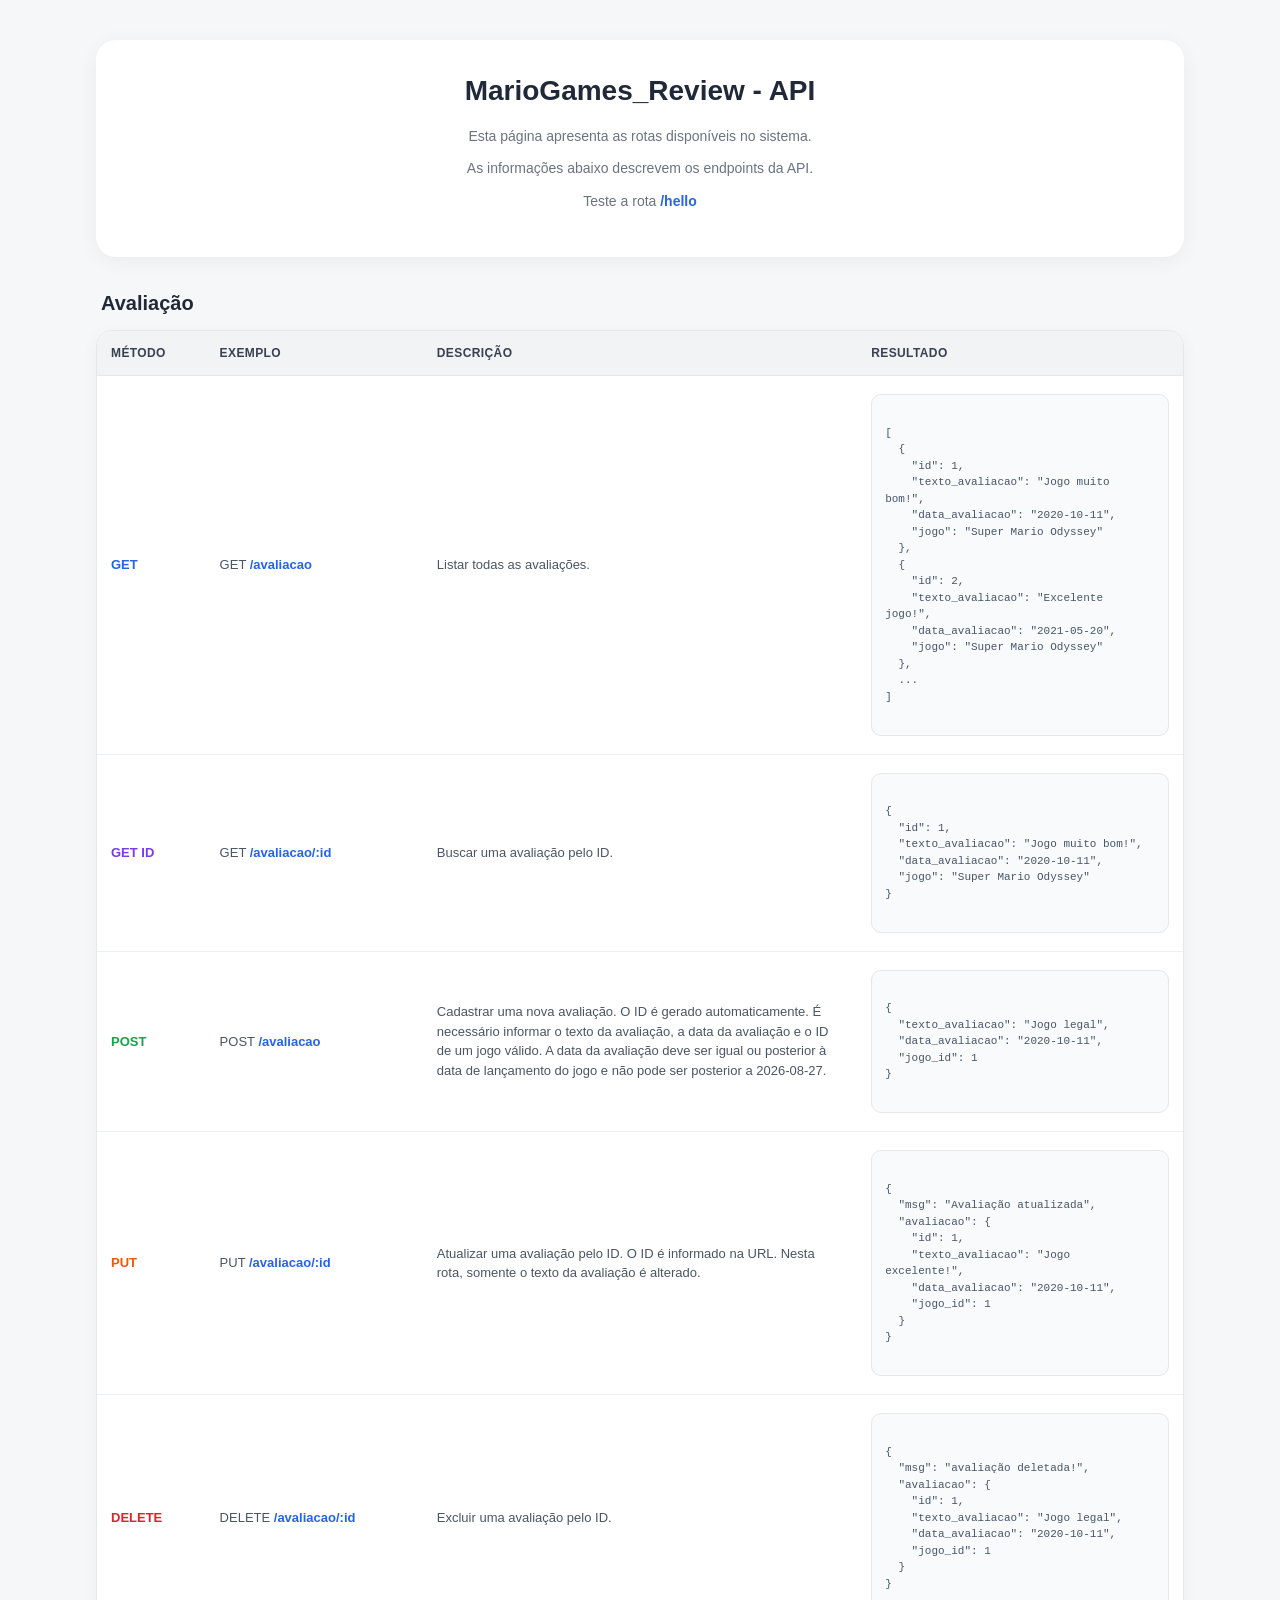
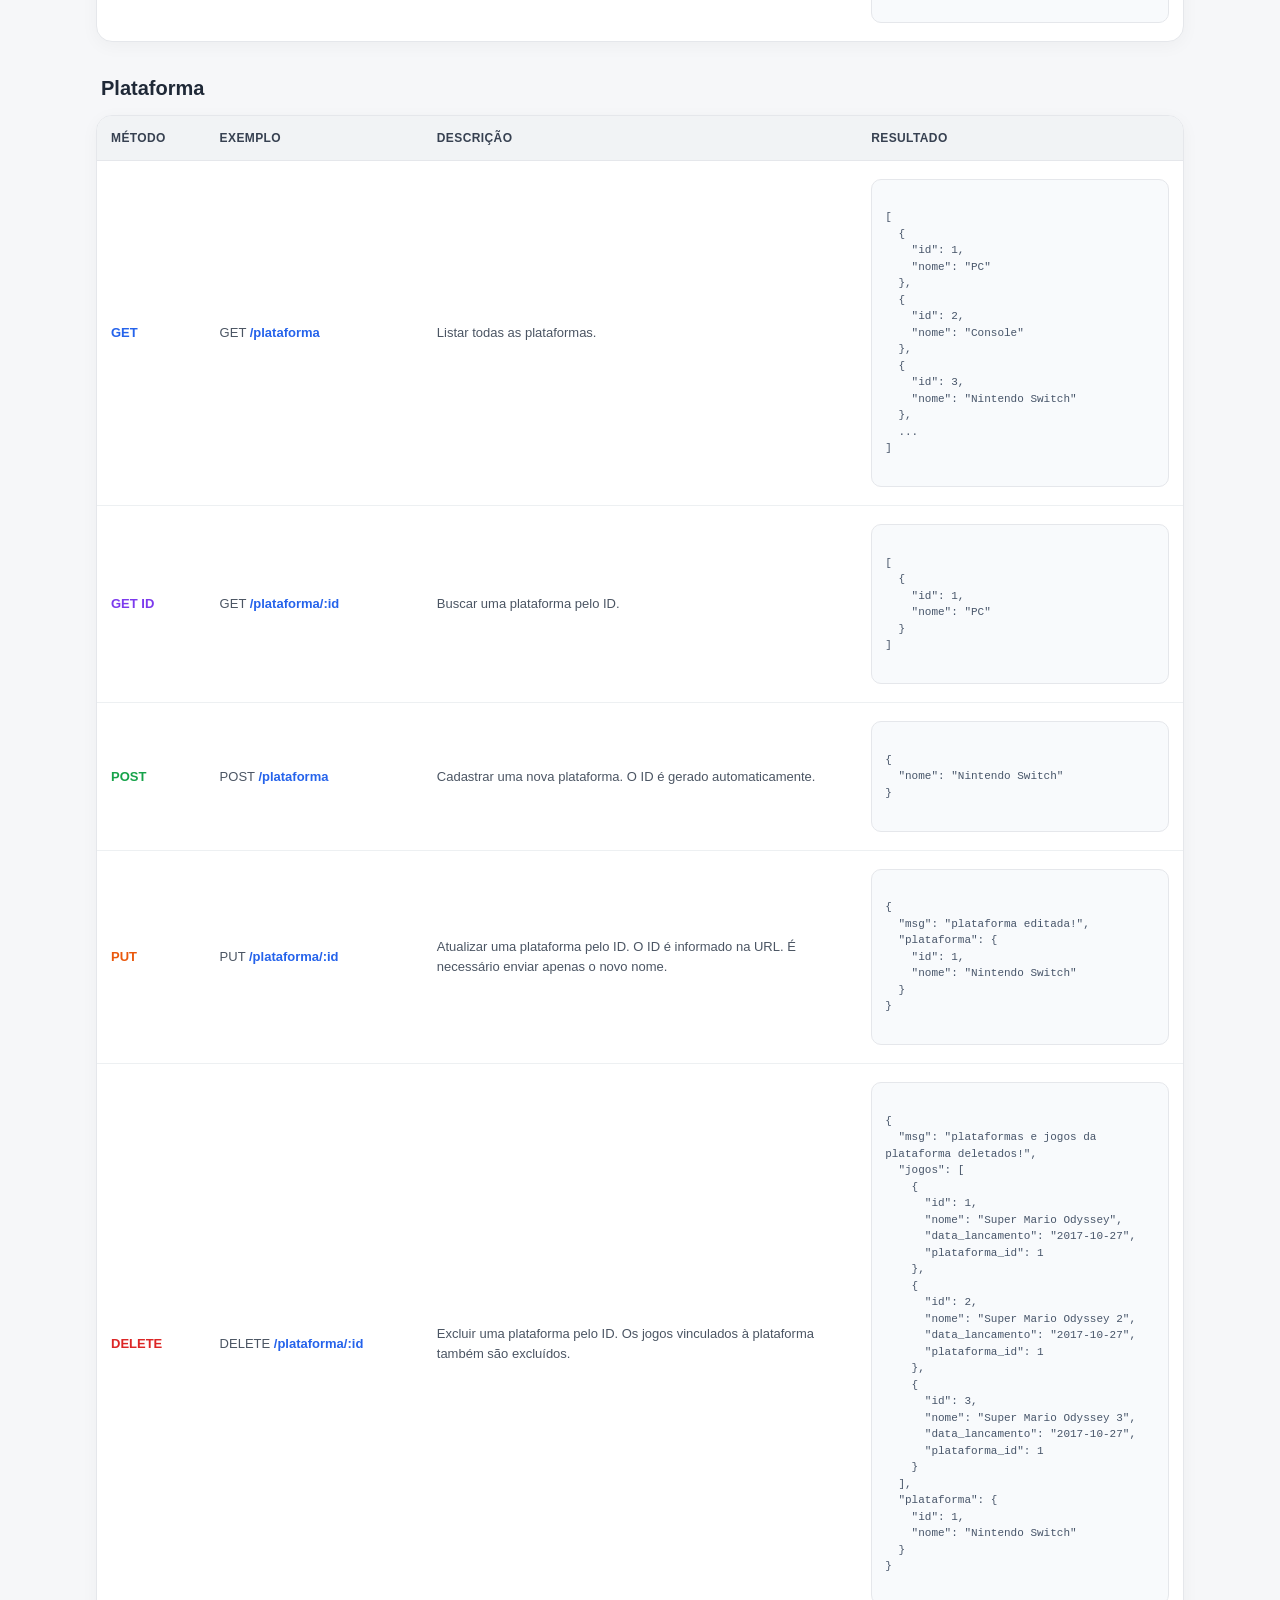
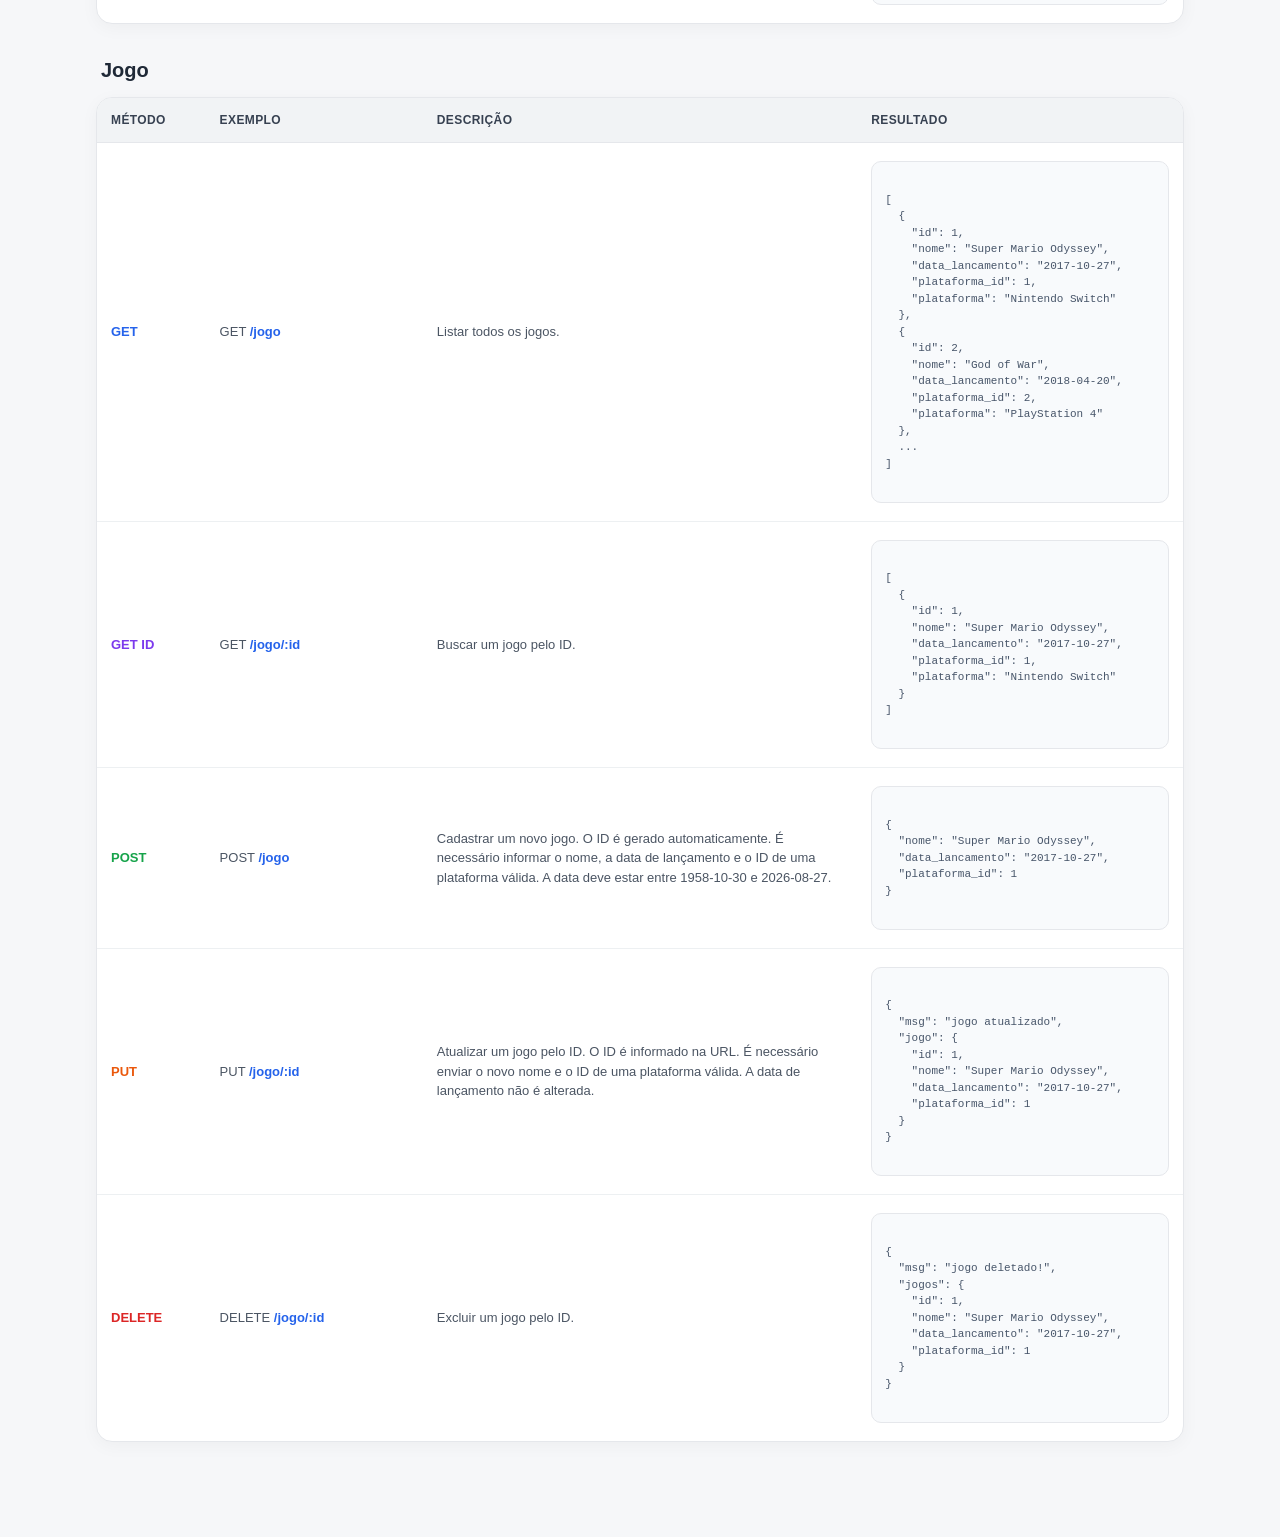
<file: src/static/index.html>
<!DOCTYPE html>
<html lang="pt-br">

<head>
    <meta charset="UTF-8">
    <meta name="viewport" content="width=device-width, initial-scale=1.0">

    <title>MarioGames_Review - API</title>
    <link rel="stylesheet" href="style.css">

</head>

<body>

    <div class="container">

        <header>

            <h1>MarioGames_Review - API</h1>

            <p>
                Esta página apresenta as rotas disponíveis no sistema.
            </p>

            <p>
                As informações abaixo descrevem os endpoints da API.
            </p>

            <p>
                Teste a rota
                <a href="/hello">/hello</a>
            </p>

        </header>


        <!-- ==================== AVALIAÇÃO ==================== -->

        <section class="categoria">

            <h2>Avaliação</h2>

            <table>

                <thead>
                    <tr>
                        <th>Método</th>
                        <th>Exemplo</th>
                        <th>Descrição</th>
                        <th>Resultado</th>
                    </tr>
                </thead>

                <tbody>

                    <!-- GET AVALIAÇÕES -->

                    <tr>
                        <td class="metodo">GET</td>

                        <td class="exemplo">
                            GET
                            <a href="/avaliacao">
                                /avaliacao
                            </a>
                        </td>

                        <td class="descricao">
                            Listar todas as avaliações.
                        </td>

                        <td class="resultado">
                            <div class="codigo">
[
  {
    "id": 1,
    "texto_avaliacao": "Jogo muito bom!",
    "data_avaliacao": "2020-10-11",
    "jogo": "Super Mario Odyssey"
  },
  {
    "id": 2,
    "texto_avaliacao": "Excelente jogo!",
    "data_avaliacao": "2021-05-20",
    "jogo": "Super Mario Odyssey"
  },
  ...
]
                            </div>
                        </td>
                    </tr>


                    <!-- GET AVALIAÇÃO POR ID -->

                    <tr>
                        <td class="metodo">GET ID</td>

                        <td class="exemplo">
                            GET
                            <a href="/avaliacao/1">
                                /avaliacao/:id
                            </a>
                        </td>

                        <td class="descricao">
                            Buscar uma avaliação pelo ID.
                        </td>

                        <td class="resultado">
                            <div class="codigo">
{
  "id": 1,
  "texto_avaliacao": "Jogo muito bom!",
  "data_avaliacao": "2020-10-11",
  "jogo": "Super Mario Odyssey"
}
                            </div>
                        </td>
                    </tr>


                    <!-- POST AVALIAÇÃO -->

                    <tr>
                        <td class="metodo">POST</td>

                        <td class="exemplo">
                            POST
                            <a href="/avaliacao">
                                /avaliacao
                            </a>
                        </td>

                        <td class="descricao">
                            Cadastrar uma nova avaliação. O ID é gerado automaticamente. É necessário informar o texto da avaliação, a data da avaliação e o ID de um jogo válido. A data da avaliação deve ser igual ou posterior à data de lançamento do jogo e não pode ser posterior a 2026-08-27.
                        </td>

                        <td class="resultado">
                            <div class="codigo">
{
  "texto_avaliacao": "Jogo legal",
  "data_avaliacao": "2020-10-11",
  "jogo_id": 1
}
                            </div>
                        </td>
                    </tr>


                    <!-- PUT AVALIAÇÃO -->

                    <tr>
                        <td class="metodo">PUT</td>

                        <td class="exemplo">
                            PUT
                            <a href="/avaliacao/1">
                                /avaliacao/:id
                            </a>
                        </td>

                        <td class="descricao">
                            Atualizar uma avaliação pelo ID. O ID é informado na URL. Nesta rota, somente o texto da avaliação é alterado.
                        </td>

                        <td class="resultado">
                            <div class="codigo">
{
  "msg": "Avaliação atualizada",
  "avaliacao": {
    "id": 1,
    "texto_avaliacao": "Jogo excelente!",
    "data_avaliacao": "2020-10-11",
    "jogo_id": 1
  }
}
                            </div>
                        </td>
                    </tr>


                    <!-- DELETE AVALIAÇÃO -->

                    <tr>
                        <td class="metodo">DELETE</td>

                        <td class="exemplo">
                            DELETE
                            <a href="/avaliacao/1">
                                /avaliacao/:id
                            </a>
                        </td>

                        <td class="descricao">
                            Excluir uma avaliação pelo ID.
                        </td>

                        <td class="resultado">
                            <div class="codigo">
{
  "msg": "avaliação deletada!",
  "avaliacao": {
    "id": 1,
    "texto_avaliacao": "Jogo legal",
    "data_avaliacao": "2020-10-11",
    "jogo_id": 1
  }
}
                            </div>
                        </td>
                    </tr>

                </tbody>

            </table>

        </section>


        <!-- ==================== PLATAFORMA ==================== -->

        <section class="categoria">

            <h2>Plataforma</h2>

            <table>

                <thead>
                    <tr>
                        <th>Método</th>
                        <th>Exemplo</th>
                        <th>Descrição</th>
                        <th>Resultado</th>
                    </tr>
                </thead>

                <tbody>

                    <!-- GET PLATAFORMAS -->

                    <tr>
                        <td class="metodo">GET</td>

                        <td class="exemplo">
                            GET
                            <a href="/plataforma">
                                /plataforma
                            </a>
                        </td>

                        <td class="descricao">
                            Listar todas as plataformas.
                        </td>

                        <td class="resultado">
                            <div class="codigo">
[
  {
    "id": 1,
    "nome": "PC"
  },
  {
    "id": 2,
    "nome": "Console"
  },
  {
    "id": 3,
    "nome": "Nintendo Switch"
  },
  ...
]
                            </div>
                        </td>
                    </tr>


                    <!-- GET PLATAFORMA POR ID -->

                    <tr>
                        <td class="metodo">GET ID</td>

                        <td class="exemplo">
                            GET
                            <a href="/plataforma/1">
                                /plataforma/:id
                            </a>
                        </td>

                        <td class="descricao">
                            Buscar uma plataforma pelo ID.
                        </td>

                        <td class="resultado">
                            <div class="codigo">
[
  {
    "id": 1,
    "nome": "PC"
  }
]
                            </div>
                        </td>
                    </tr>


                    <!-- POST PLATAFORMA -->

                    <tr>
                        <td class="metodo">POST</td>

                        <td class="exemplo">
                            POST
                            <a href="/plataforma">
                                /plataforma
                            </a>
                        </td>

                        <td class="descricao">
                            Cadastrar uma nova plataforma. O ID é gerado automaticamente.
                        </td>

                        <td class="resultado">
                            <div class="codigo">
{
  "nome": "Nintendo Switch"
}
                            </div>
                        </td>
                    </tr>


                    <!-- PUT PLATAFORMA -->

                    <tr>
                        <td class="metodo">PUT</td>

                        <td class="exemplo">
                            PUT
                            <a href="/plataforma/1">
                                /plataforma/:id
                            </a>
                        </td>

                        <td class="descricao">
                            Atualizar uma plataforma pelo ID. O ID é informado na URL. É necessário enviar apenas o novo nome.
                        </td>

                        <td class="resultado">
                            <div class="codigo">
{
  "msg": "plataforma editada!",
  "plataforma": {
    "id": 1,
    "nome": "Nintendo Switch"
  }
}
                            </div>
                        </td>
                    </tr>


                    <!-- DELETE PLATAFORMA -->

                    <tr>
                        <td class="metodo">DELETE</td>

                        <td class="exemplo">
                            DELETE
                            <a href="/plataforma/1">
                                /plataforma/:id
                            </a>
                        </td>

                        <td class="descricao">
                            Excluir uma plataforma pelo ID. Os jogos vinculados à plataforma também são excluídos.
                        </td>

                        <td class="resultado">
                            <div class="codigo">
{
  "msg": "plataformas e jogos da plataforma deletados!",
  "jogos": [
    {
      "id": 1,
      "nome": "Super Mario Odyssey",
      "data_lancamento": "2017-10-27",
      "plataforma_id": 1
    },
    {
      "id": 2,
      "nome": "Super Mario Odyssey 2",
      "data_lancamento": "2017-10-27",
      "plataforma_id": 1
    },
    {
      "id": 3,
      "nome": "Super Mario Odyssey 3",
      "data_lancamento": "2017-10-27",
      "plataforma_id": 1
    }
  ],
  "plataforma": {
    "id": 1,
    "nome": "Nintendo Switch"
  }
}
                            </div>
                        </td>
                    </tr>

                </tbody>

            </table>

        </section>


        <!-- ==================== JOGO ==================== -->

        <section class="categoria">

            <h2>Jogo</h2>

            <table>

                <thead>
                    <tr>
                        <th>Método</th>
                        <th>Exemplo</th>
                        <th>Descrição</th>
                        <th>Resultado</th>
                    </tr>
                </thead>

                <tbody>

                    <!-- GET JOGOS -->

                    <tr>
                        <td class="metodo">GET</td>

                        <td class="exemplo">
                            GET
                            <a href="/jogo">
                                /jogo
                            </a>
                        </td>

                        <td class="descricao">
                            Listar todos os jogos.
                        </td>

                        <td class="resultado">
                            <div class="codigo">
[
  {
    "id": 1,
    "nome": "Super Mario Odyssey",
    "data_lancamento": "2017-10-27",
    "plataforma_id": 1,
    "plataforma": "Nintendo Switch"
  },
  {
    "id": 2,
    "nome": "God of War",
    "data_lancamento": "2018-04-20",
    "plataforma_id": 2,
    "plataforma": "PlayStation 4"
  },
  ...
]
                            </div>
                        </td>
                    </tr>


                    <!-- GET JOGO POR ID -->

                    <tr>
                        <td class="metodo">GET ID</td>

                        <td class="exemplo">
                            GET
                            <a href="/jogo/1">
                                /jogo/:id
                            </a>
                        </td>

                        <td class="descricao">
                            Buscar um jogo pelo ID.
                        </td>

                        <td class="resultado">
                            <div class="codigo">
[
  {
    "id": 1,
    "nome": "Super Mario Odyssey",
    "data_lancamento": "2017-10-27",
    "plataforma_id": 1,
    "plataforma": "Nintendo Switch"
  }
]
                            </div>
                        </td>
                    </tr>


                    <!-- POST JOGO -->

                    <tr>
                        <td class="metodo">POST</td>

                        <td class="exemplo">
                            POST
                            <a href="/jogo">
                                /jogo
                            </a>
                        </td>

                        <td class="descricao">
                            Cadastrar um novo jogo. O ID é gerado automaticamente. É necessário informar o nome, a data de lançamento e o ID de uma plataforma válida. A data deve estar entre 1958-10-30 e 2026-08-27.
                        </td>

                        <td class="resultado">
                            <div class="codigo">
{
  "nome": "Super Mario Odyssey",
  "data_lancamento": "2017-10-27",
  "plataforma_id": 1
}
                            </div>
                        </td>
                    </tr>


                    <!-- PUT JOGO -->

                    <tr>
                        <td class="metodo">PUT</td>

                        <td class="exemplo">
                            PUT
                            <a href="/jogo/1">
                                /jogo/:id
                            </a>
                        </td>

                        <td class="descricao">
                            Atualizar um jogo pelo ID. O ID é informado na URL. É necessário enviar o novo nome e o ID de uma plataforma válida. A data de lançamento não é alterada.
                        </td>

                        <td class="resultado">
                            <div class="codigo">
{
  "msg": "jogo atualizado",
  "jogo": {
    "id": 1,
    "nome": "Super Mario Odyssey",
    "data_lancamento": "2017-10-27",
    "plataforma_id": 1
  }
}
                            </div>
                        </td>
                    </tr>


                    <!-- DELETE JOGO -->

                    <tr>
                        <td class="metodo">DELETE</td>

                        <td class="exemplo">
                            DELETE
                            <a href="/jogo/1">
                                /jogo/:id
                            </a>
                        </td>

                        <td class="descricao">
                            Excluir um jogo pelo ID.
                        </td>

                        <td class="resultado">
                            <div class="codigo">
{
  "msg": "jogo deletado!",
  "jogos": {
    "id": 1,
    "nome": "Super Mario Odyssey",
    "data_lancamento": "2017-10-27",
    "plataforma_id": 1
  }
}
                            </div>
                        </td>
                    </tr>

                </tbody>

            </table>

        </section>


    </div>

</body>

</html>
</file>
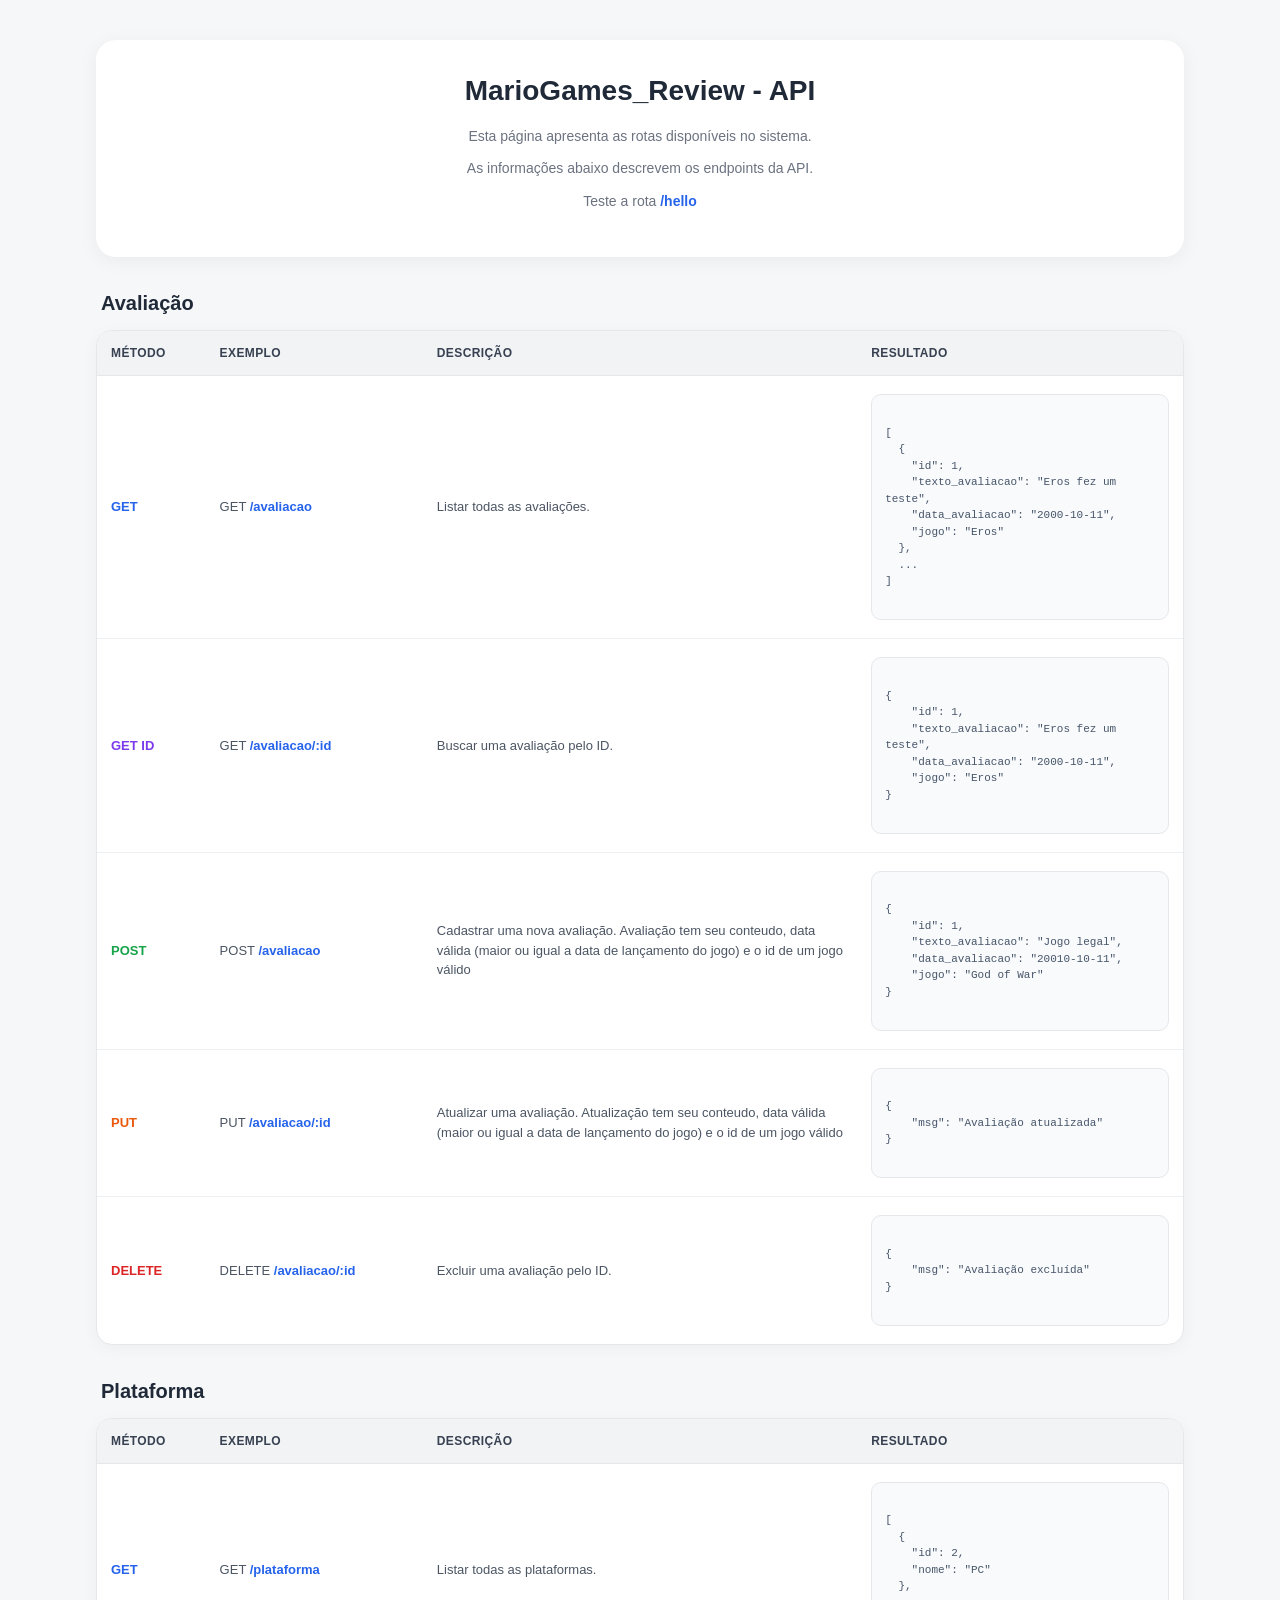
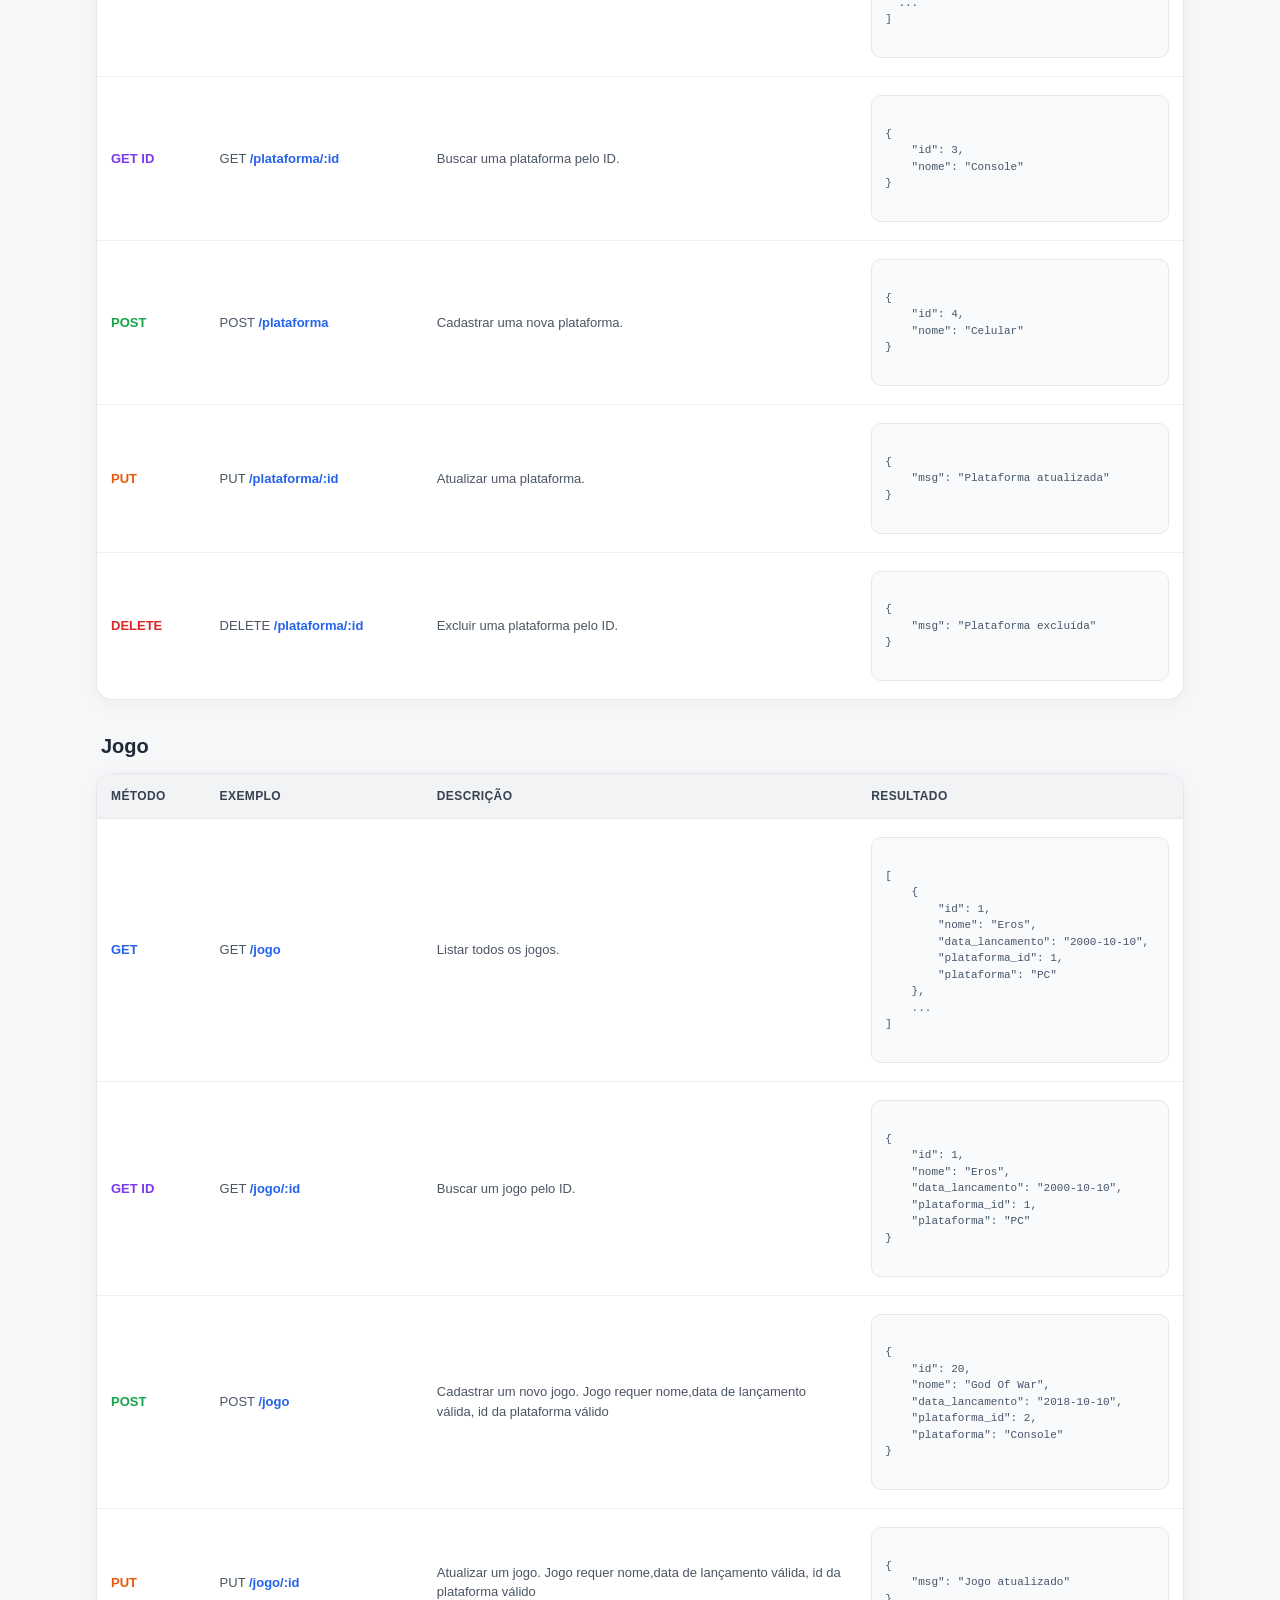
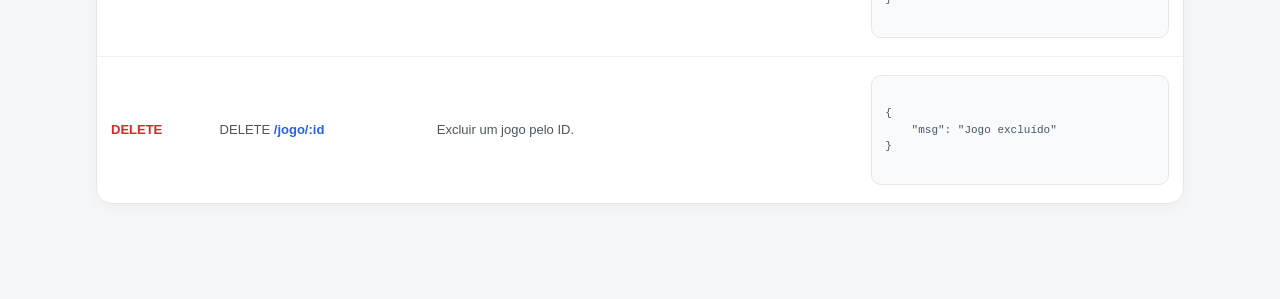
<file: MarioGames_review/src/static/index.html>
<!DOCTYPE html>
<html lang="pt-br">

<head>
    <meta charset="UTF-8">
    <meta name="viewport" content="width=device-width, initial-scale=1.0">

    <title>MarioGames_Review - API</title>
    <link rel="stylesheet" href="style.css">

</head>

<body>

    <div class="container">

        <header>

            <h1>MarioGames_Review - API</h1>

            <p>
                Esta página apresenta as rotas disponíveis no sistema.
            </p>

            <p>
                As informações abaixo descrevem os endpoints da API.
            </p>

            <p>
                Teste a rota
                <a href="/hello">/hello</a>
            </p>

        </header>


        <section class="categoria">

            <h2>Avaliação</h2>

            <table>

                <thead>
                    <tr>
                        <th>Método</th>
                        <th>Exemplo</th>
                        <th>Descrição</th>
                        <th>Resultado</th>
                    </tr>
                </thead>

                <tbody>

                    <tr>
                        <td class="metodo">GET</td>

                        <td class="exemplo">
                            GET
                            <a href="/avaliacao">
                                /avaliacao
                            </a>
                        </td>

                        <td class="descricao">
                            Listar todas as avaliações.
                        </td>

                        <td class="resultado">
                            <div class="codigo">
[
  {
    "id": 1,
    "texto_avaliacao": "Eros fez um teste",
    "data_avaliacao": "2000-10-11",
    "jogo": "Eros"
  },
  ...
]
                            </div>
                        </td>
                    </tr>

                    <tr>
                        <td class="metodo">GET ID</td>

                        <td class="exemplo">
                            GET
                            <a href="/avaliacao/1">
                                /avaliacao/:id
                            </a>
                        </td>

                        <td class="descricao">
                            Buscar uma avaliação pelo ID.
                        </td>

                        <td class="resultado">
                            <div class="codigo">
{
    "id": 1,
    "texto_avaliacao": "Eros fez um teste",
    "data_avaliacao": "2000-10-11",
    "jogo": "Eros"
}
                            </div>
                        </td>
                    </tr>

                    <tr>
                        <td class="metodo">POST</td>

                        <td class="exemplo">
                            POST
                            <a href="/avaliacao">
                                /avaliacao
                            </a>
                        </td>

                        <td class="descricao">
                            Cadastrar uma nova avaliação. Avaliação tem seu conteudo, data válida (maior ou igual a data de lançamento do jogo) e o id de um jogo válido
                        </td>

                        <td class="resultado">
                            <div class="codigo">
{
    "id": 1,
    "texto_avaliacao": "Jogo legal",
    "data_avaliacao": "20010-10-11",
    "jogo": "God of War"
}
                            </div>
                        </td>
                    </tr>

                    <tr>
                        <td class="metodo">PUT</td>

                        <td class="exemplo">
                            PUT
                            <a href="/avaliacao/1">
                                /avaliacao/:id
                            </a>
                        </td>

                        <td class="descricao">
                            Atualizar uma avaliação. Atualização tem seu conteudo, data válida (maior ou igual a data de lançamento do jogo) e o id de um jogo válido
                        </td>

                        <td class="resultado">
                            <div class="codigo">
{
    "msg": "Avaliação atualizada"
}
                            </div>
                        </td>
                    </tr>

                    <tr>
                        <td class="metodo">DELETE</td>

                        <td class="exemplo">
                            DELETE
                            <a href="/avaliacao/1">
                                /avaliacao/:id
                            </a>
                        </td>

                        <td class="descricao">
                            Excluir uma avaliação pelo ID.
                        </td>

                        <td class="resultado">
                            <div class="codigo">
{
    "msg": "Avaliação excluída"
}
                            </div>
                        </td>
                    </tr>

                </tbody>

            </table>

        </section>


        <section class="categoria">

            <h2>Plataforma</h2>

            <table>

                <thead>
                    <tr>
                        <th>Método</th>
                        <th>Exemplo</th>
                        <th>Descrição</th>
                        <th>Resultado</th>
                    </tr>
                </thead>

                <tbody>

                    <tr>
                        <td class="metodo">GET</td>

                        <td class="exemplo">
                            GET
                            <a href="/plataforma">
                                /plataforma
                            </a>
                        </td>

                        <td class="descricao">
                            Listar todas as plataformas.
                        </td>

                        <td class="resultado">
                            <div class="codigo">
[
  {
    "id": 2,
    "nome": "PC"
  },
  ...
]
                            </div>
                        </td>
                    </tr>

                    <tr>
                        <td class="metodo">GET ID</td>

                        <td class="exemplo">
                            GET
                            <a href="/plataforma/1">
                                /plataforma/:id
                            </a>
                        </td>

                        <td class="descricao">
                            Buscar uma plataforma pelo ID.
                        </td>

                        <td class="resultado">
                            <div class="codigo">
{
    "id": 3,
    "nome": "Console"
}
                            </div>
                        </td>
                    </tr>

                    <tr>
                        <td class="metodo">POST</td>

                        <td class="exemplo">
                            POST
                            <a href="/plataforma">
                                /plataforma
                            </a>
                        </td>

                        <td class="descricao">
                            Cadastrar uma nova plataforma.
                        </td>

                        <td class="resultado">
                            <div class="codigo">
{
    "id": 4,
    "nome": "Celular"
}
                            </div>
                        </td>
                    </tr>

                    <tr>
                        <td class="metodo">PUT</td>

                        <td class="exemplo">
                            PUT
                            <a href="/plataforma/1">
                                /plataforma/:id
                            </a>
                        </td>

                        <td class="descricao">
                            Atualizar uma plataforma.
                        </td>

                        <td class="resultado">
                            <div class="codigo">
{
    "msg": "Plataforma atualizada"
}
                            </div>
                        </td>
                    </tr>

                    <tr>
                        <td class="metodo">DELETE</td>

                        <td class="exemplo">
                            DELETE
                            <a href="/plataforma/1">
                                /plataforma/:id
                            </a>
                        </td>

                        <td class="descricao">
                            Excluir uma plataforma pelo ID.
                        </td>

                        <td class="resultado">
                            <div class="codigo">
{
    "msg": "Plataforma excluída"
}
                            </div>
                        </td>
                    </tr>

                </tbody>

            </table>

        </section>


        <section class="categoria">

            <h2>Jogo</h2>

            <table>

                <thead>
                    <tr>
                        <th>Método</th>
                        <th>Exemplo</th>
                        <th>Descrição</th>
                        <th>Resultado</th>
                    </tr>
                </thead>

                <tbody>

                    <tr>
                        <td class="metodo">GET</td>

                        <td class="exemplo">
                            GET
                            <a href="/jogo">
                                /jogo
                            </a>
                        </td>

                        <td class="descricao">
                            Listar todos os jogos.
                        </td>

                        <td class="resultado">
                            <div class="codigo">
[
    {
        "id": 1,
        "nome": "Eros",
        "data_lancamento": "2000-10-10",
        "plataforma_id": 1,
        "plataforma": "PC"
    },
    ...
]
                            </div>
                        </td>
                    </tr>

                    <tr>
                        <td class="metodo">GET ID</td>

                        <td class="exemplo">
                            GET
                            <a href="/jogo/1">
                                /jogo/:id
                            </a>
                        </td>

                        <td class="descricao">
                            Buscar um jogo pelo ID.
                        </td>

                        <td class="resultado">
                            <div class="codigo">
{
    "id": 1,
    "nome": "Eros",
    "data_lancamento": "2000-10-10",
    "plataforma_id": 1,
    "plataforma": "PC"
}
                            </div>
                        </td>
                    </tr>

                    <tr>
                        <td class="metodo">POST</td>

                        <td class="exemplo">
                            POST
                            <a href="/jogo">
                                /jogo
                            </a>
                        </td>

                        <td class="descricao">
                            Cadastrar um novo jogo. Jogo requer nome,data de lançamento válida, id da plataforma válido
                        </td>

                        <td class="resultado">
                            <div class="codigo">
{
    "id": 20,
    "nome": "God Of War",
    "data_lancamento": "2018-10-10",
    "plataforma_id": 2,
    "plataforma": "Console"
}
                            </div>
                        </td>
                    </tr>

                    <tr>
                        <td class="metodo">PUT</td>

                        <td class="exemplo">
                            PUT
                            <a href="/jogo/1">
                                /jogo/:id
                            </a>
                        </td>

                        <td class="descricao">
                            Atualizar um jogo. Jogo requer nome,data de lançamento válida, id da plataforma válido
                        </td>

                        <td class="resultado">
                            <div class="codigo">
{
    "msg": "Jogo atualizado"
}
                            </div>
                        </td>
                    </tr>

                    <tr>
                        <td class="metodo">DELETE</td>

                        <td class="exemplo">
                            DELETE
                            <a href="/jogo/1">
                                /jogo/:id
                            </a>
                        </td>

                        <td class="descricao">
                            Excluir um jogo pelo ID.
                        </td>

                        <td class="resultado">
                            <div class="codigo">
{
    "msg": "Jogo excluído"
}
                            </div>
                        </td>
                    </tr>

                </tbody>

            </table>

        </section>

    </div>

</body>

</html>
</file>
<file: src/static/style.css>
* {
            box-sizing: border-box;
        }

        body {
            margin: 0;
            padding: 0;
            background: #f6f7f9;
            color: #252525;
            font-family: Arial, Helvetica, sans-serif;
        }

        .container {
            width: 85%;
            max-width: 1400px;
            margin: 0 auto;
            padding: 40px 0 60px;
        }

        header {
            text-align: center;
            padding: 35px 20px;
            margin-bottom: 35px;
            background: #ffffff;
            border-radius: 20px;
            box-shadow: 0 4px 20px rgba(0, 0, 0, 0.05);
        }

        header h1 {
            margin: 0 0 18px;
            font-size: 28px;
            font-weight: 700;
            color: #1f2937;
        }

        header p {
            margin: 10px 0;
            font-size: 14px;
            line-height: 1.6;
            color: #6b7280;
        }

        header a {
            color: #2563eb;
            font-weight: 600;
            text-decoration: none;
        }

        header a:hover {
            text-decoration: underline;
        }

        .categoria {
            margin-bottom: 35px;
        }

        .categoria h2 {
            margin: 0 0 15px 5px;
            font-size: 20px;
            font-weight: 600;
            color: #1f2937;
        }

        table {
            width: 100%;
            border-collapse: separate;
            border-spacing: 0;
            overflow: hidden;
            background: #ffffff;
            border: 1px solid #e5e7eb;
            border-radius: 16px;
            box-shadow: 0 4px 18px rgba(0, 0, 0, 0.04);
        }

        th {
            padding: 15px 14px;
            background: #f1f3f5;
            color: #374151;
            text-align: left;
            font-size: 12px;
            font-weight: 700;
            text-transform: uppercase;
            letter-spacing: 0.4px;
            border-bottom: 1px solid #e5e7eb;
        }

        td {
            padding: 18px 14px;
            border-bottom: 1px solid #edf0f2;
            color: #4b5563;
            font-size: 13px;
            line-height: 1.5;
            vertical-align: middle;
        }

        tbody tr:last-child td {
            border-bottom: none;
        }

        tbody tr {
            transition: background-color 0.2s ease;
        }

        tbody tr:hover {
            background-color: #f9fafb;
        }

        .metodo {
            width: 10%;
            font-weight: 700;
            color: #1f2937;
        }

        tbody tr:nth-child(1) .metodo {
            color: #2563eb;
        }

        tbody tr:nth-child(2) .metodo {
            color: #7c3aed;
        }

        tbody tr:nth-child(3) .metodo {
            color: #16a34a;
        }

        tbody tr:nth-child(4) .metodo {
            color: #ea580c;
        }

        tbody tr:nth-child(5) .metodo {
            color: #dc2626;
        }

        .exemplo {
            width: 20%;
        }

        .exemplo a {
            color: #2563eb;
            text-decoration: none;
            font-weight: 600;
        }

        .exemplo a:hover {
            text-decoration: underline;
        }

        .descricao {
            width: 40%;
        }

        .resultado {
            width: 30%;
        }

        .codigo {
            background: #f8fafc;
            border: 1px solid #e5e7eb;
            border-radius: 10px;
            padding: 13px;
            color: #475569;
            font-family: "Courier New", monospace;
            font-size: 11px;
            line-height: 1.5;
            white-space: pre-wrap;
            min-height: 45px;
        }

        .espaco {
            height: 30px;
        }

        @media (max-width: 900px) {

            .container {
                width: 95%;
            }

            table {
                font-size: 12px;
            }

            th,
            td {
                padding: 12px 10px;
            }

            .codigo {
                font-size: 10px;
            }
        }

        @media (max-width: 650px) {

            .container {
                width: 94%;
                padding-top: 20px;
            }

            header {
                padding: 25px 15px;
                border-radius: 16px;
            }

            header h1 {
                font-size: 22px;
            }

            .categoria {
                overflow-x: auto;
            }

            table {
                min-width: 750px;
            }
        }
</file>
<file: MarioGames_review/src/static/style.css>
* {
            box-sizing: border-box;
        }

        body {
            margin: 0;
            padding: 0;
            background: #f6f7f9;
            color: #252525;
            font-family: Arial, Helvetica, sans-serif;
        }

        .container {
            width: 85%;
            max-width: 1400px;
            margin: 0 auto;
            padding: 40px 0 60px;
        }

        header {
            text-align: center;
            padding: 35px 20px;
            margin-bottom: 35px;
            background: #ffffff;
            border-radius: 20px;
            box-shadow: 0 4px 20px rgba(0, 0, 0, 0.05);
        }

        header h1 {
            margin: 0 0 18px;
            font-size: 28px;
            font-weight: 700;
            color: #1f2937;
        }

        header p {
            margin: 10px 0;
            font-size: 14px;
            line-height: 1.6;
            color: #6b7280;
        }

        header a {
            color: #2563eb;
            font-weight: 600;
            text-decoration: none;
        }

        header a:hover {
            text-decoration: underline;
        }

        .categoria {
            margin-bottom: 35px;
        }

        .categoria h2 {
            margin: 0 0 15px 5px;
            font-size: 20px;
            font-weight: 600;
            color: #1f2937;
        }

        table {
            width: 100%;
            border-collapse: separate;
            border-spacing: 0;
            overflow: hidden;
            background: #ffffff;
            border: 1px solid #e5e7eb;
            border-radius: 16px;
            box-shadow: 0 4px 18px rgba(0, 0, 0, 0.04);
        }

        th {
            padding: 15px 14px;
            background: #f1f3f5;
            color: #374151;
            text-align: left;
            font-size: 12px;
            font-weight: 700;
            text-transform: uppercase;
            letter-spacing: 0.4px;
            border-bottom: 1px solid #e5e7eb;
        }

        td {
            padding: 18px 14px;
            border-bottom: 1px solid #edf0f2;
            color: #4b5563;
            font-size: 13px;
            line-height: 1.5;
            vertical-align: middle;
        }

        tbody tr:last-child td {
            border-bottom: none;
        }

        tbody tr {
            transition: background-color 0.2s ease;
        }

        tbody tr:hover {
            background-color: #f9fafb;
        }

        .metodo {
            width: 10%;
            font-weight: 700;
            color: #1f2937;
        }

        tbody tr:nth-child(1) .metodo {
            color: #2563eb;
        }

        tbody tr:nth-child(2) .metodo {
            color: #7c3aed;
        }

        tbody tr:nth-child(3) .metodo {
            color: #16a34a;
        }

        tbody tr:nth-child(4) .metodo {
            color: #ea580c;
        }

        tbody tr:nth-child(5) .metodo {
            color: #dc2626;
        }

        .exemplo {
            width: 20%;
        }

        .exemplo a {
            color: #2563eb;
            text-decoration: none;
            font-weight: 600;
        }

        .exemplo a:hover {
            text-decoration: underline;
        }

        .descricao {
            width: 40%;
        }

        .resultado {
            width: 30%;
        }

        .codigo {
            background: #f8fafc;
            border: 1px solid #e5e7eb;
            border-radius: 10px;
            padding: 13px;
            color: #475569;
            font-family: "Courier New", monospace;
            font-size: 11px;
            line-height: 1.5;
            white-space: pre-wrap;
            min-height: 45px;
        }

        .espaco {
            height: 30px;
        }

        @media (max-width: 900px) {

            .container {
                width: 95%;
            }

            table {
                font-size: 12px;
            }

            th,
            td {
                padding: 12px 10px;
            }

            .codigo {
                font-size: 10px;
            }
        }

        @media (max-width: 650px) {

            .container {
                width: 94%;
                padding-top: 20px;
            }

            header {
                padding: 25px 15px;
                border-radius: 16px;
            }

            header h1 {
                font-size: 22px;
            }

            .categoria {
                overflow-x: auto;
            }

            table {
                min-width: 750px;
            }
        }
</file>
